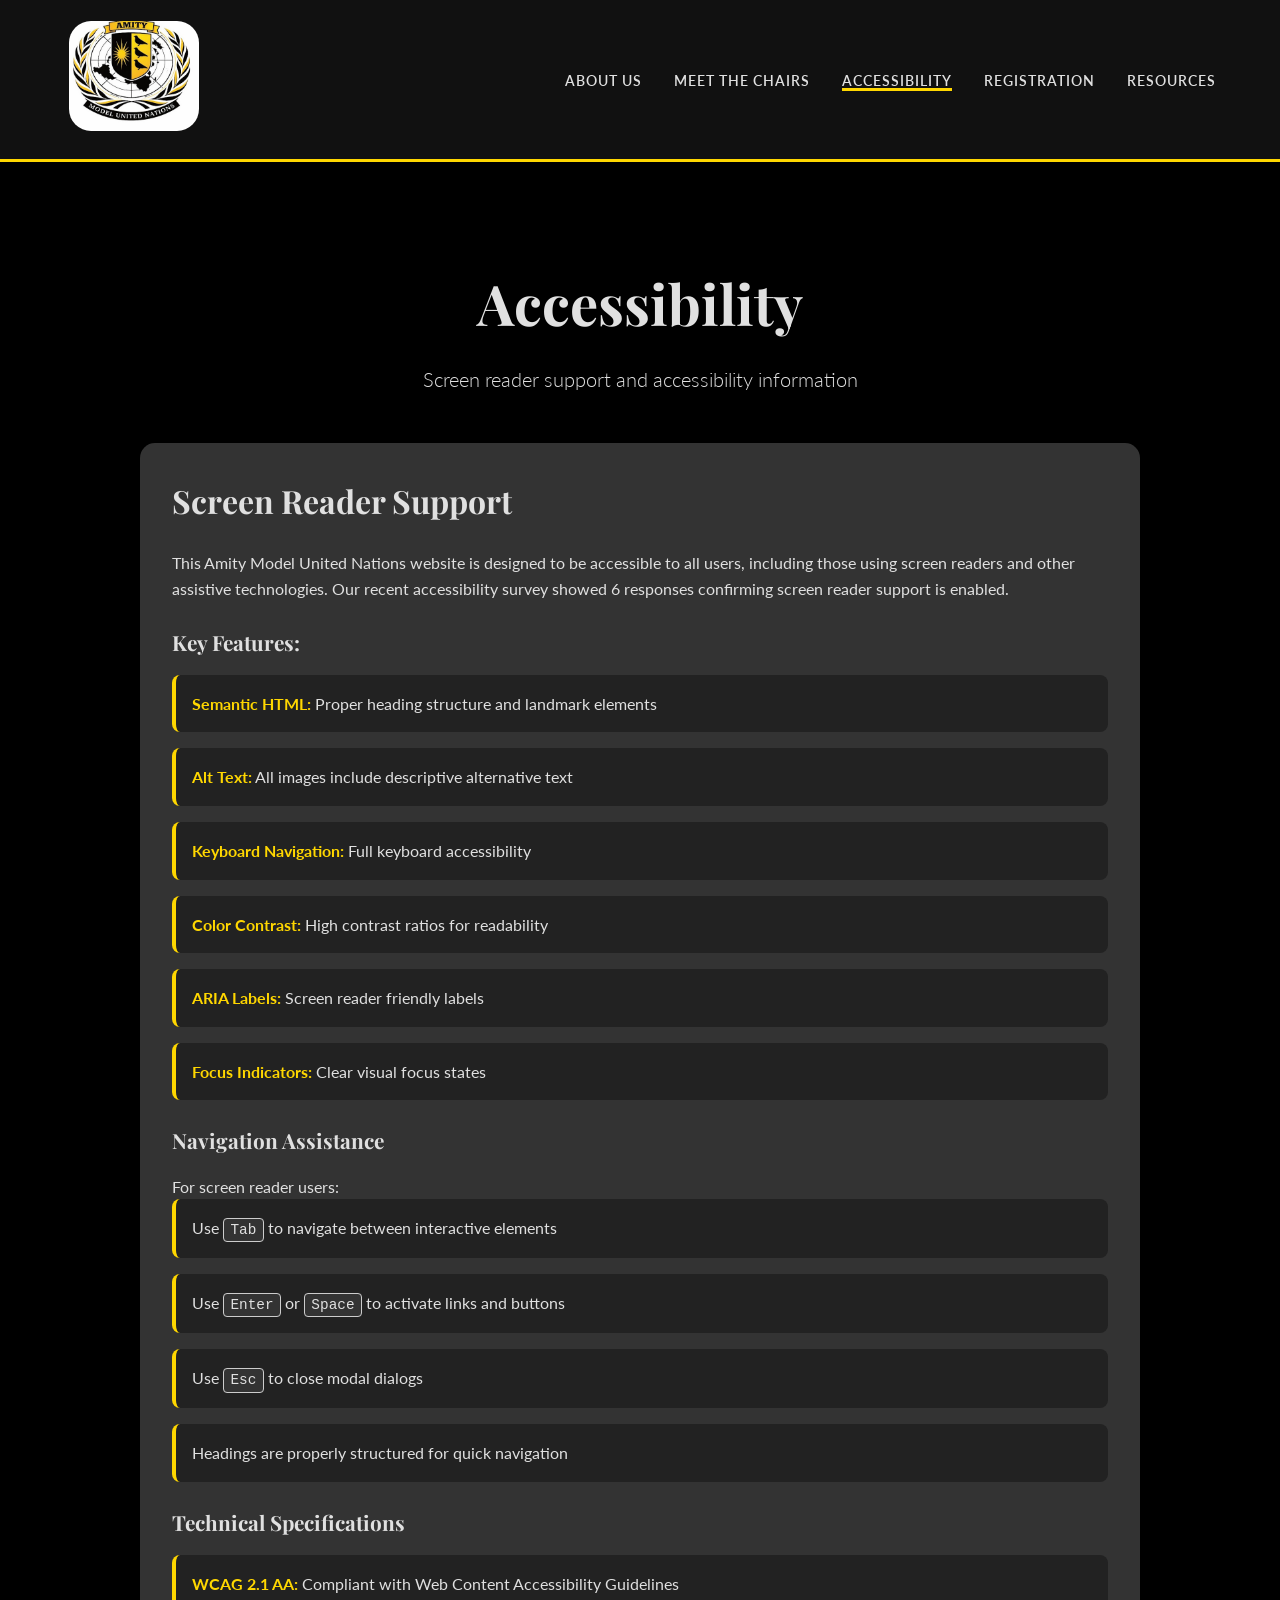
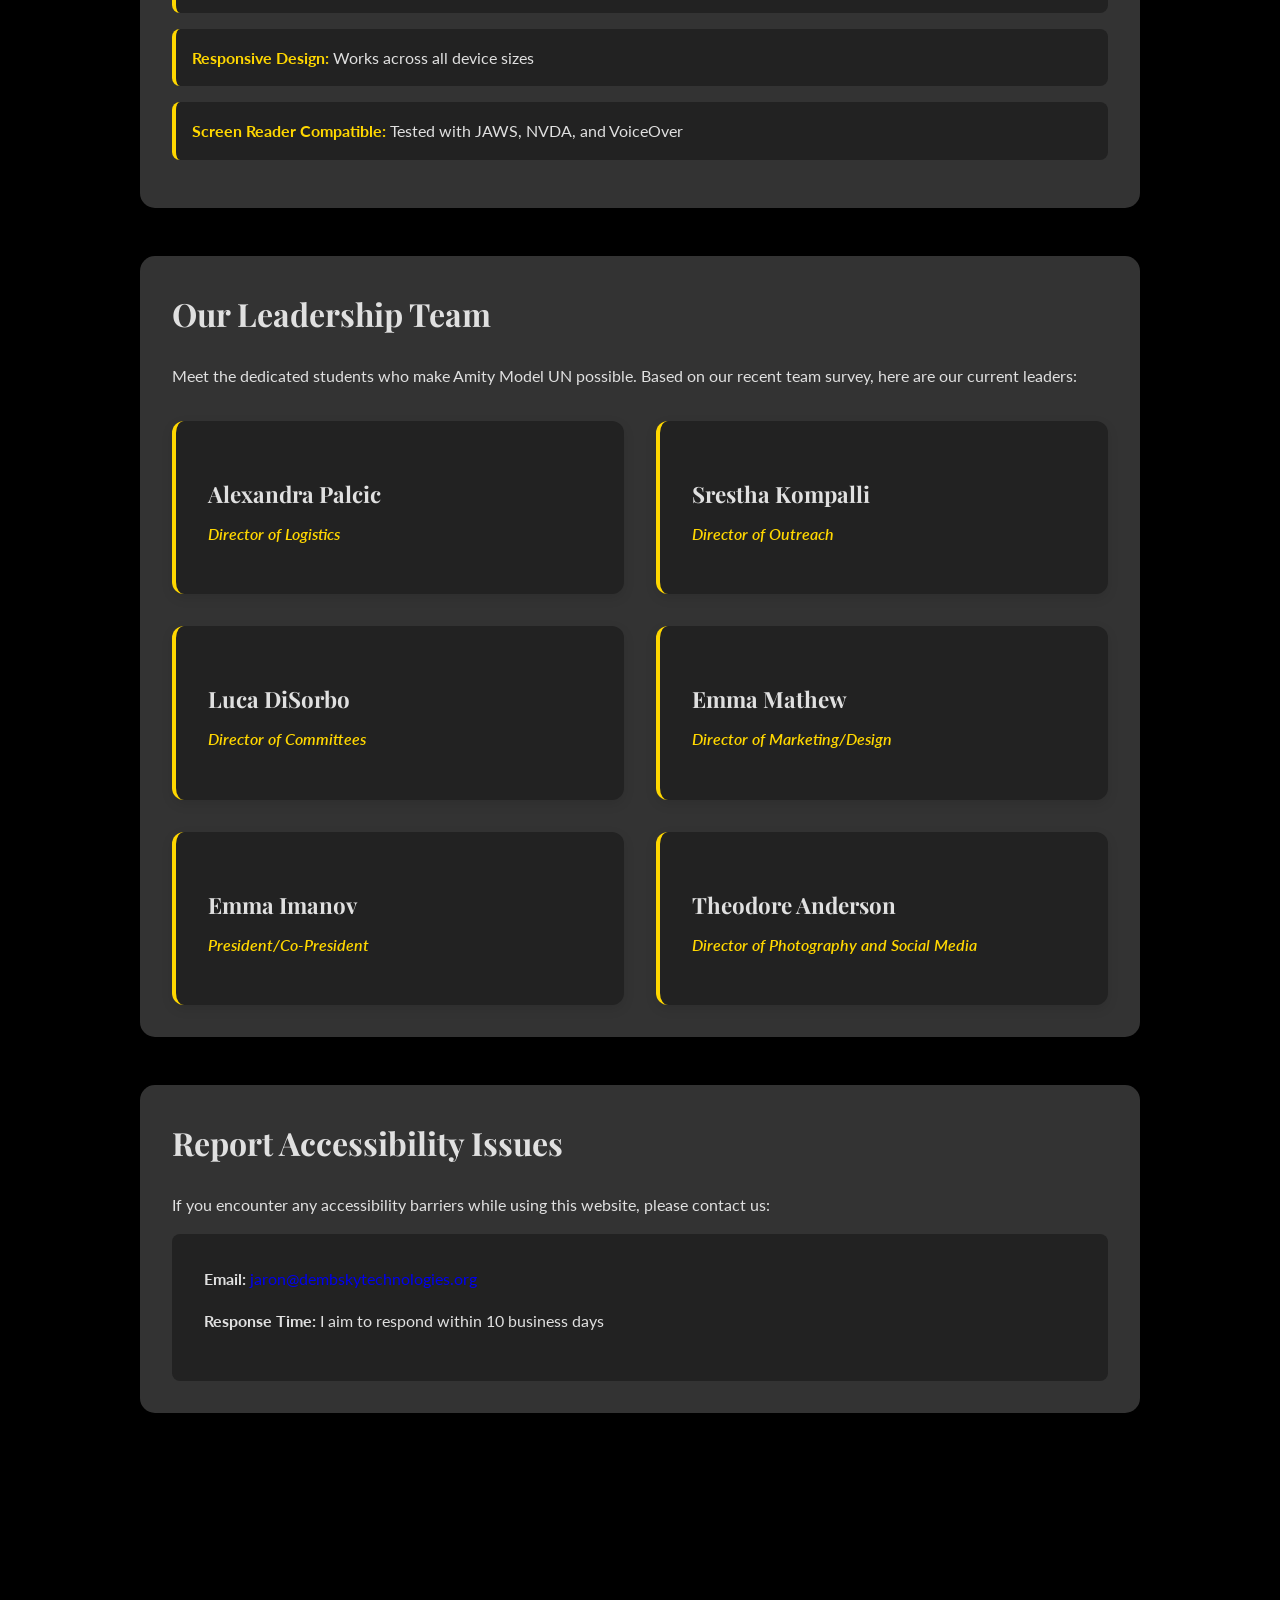
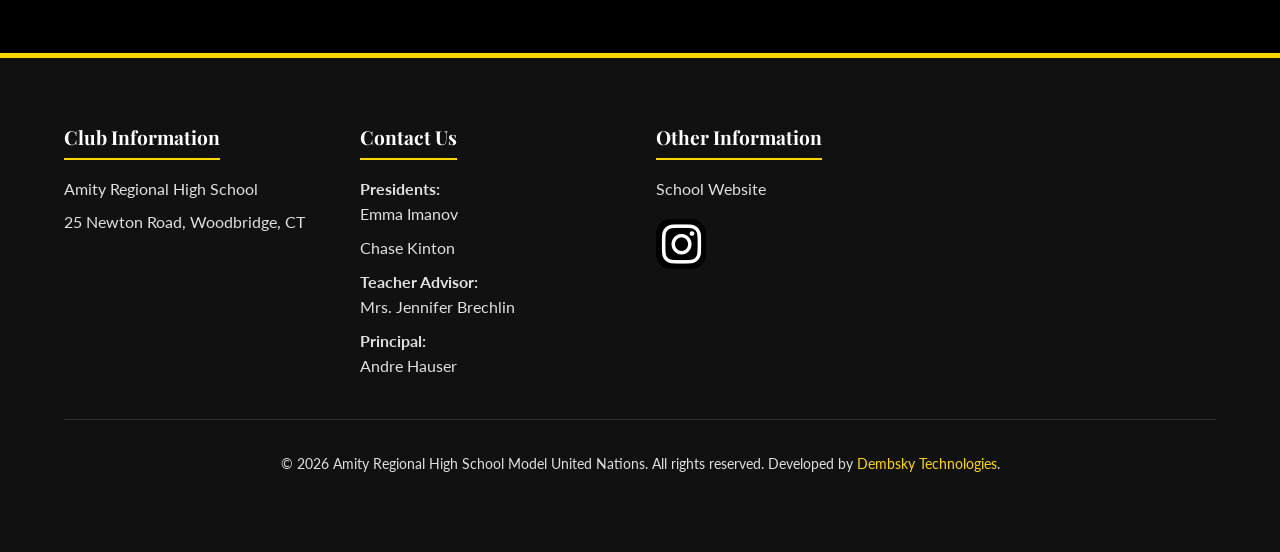
<file: accessibility.html>
<!DOCTYPE html>
<html lang="en">
<head>
    <meta charset="UTF-8">
    <meta name="viewport" content="width=device-width, initial-scale=1.0">
    <title>Accessibility | Amity Model United Nations</title>
    <link rel="stylesheet" href="styles.css">
    <link rel="icon" type="image/png" sizes="32x32" href="amityshield.png">
    <link rel="apple-touch-icon" href="amityshield.png">
    <link rel="shortcut icon" href="amityshield.png">
    <!-- Fonts -->
    <link href="https://fonts.googleapis.com/css2?family=Lato:wght@300;400;700&family=Playfair+Display:wght@400;700&display=swap" rel="stylesheet">
    <!-- Font Awesome for icons -->
    <link rel="stylesheet" href="https://cdnjs.cloudflare.com/ajax/libs/font-awesome/6.0.0/css/all.min.css">
</head>
<body>

    <!-- Header -->
    <header>
        <div class="logo">
            <a href="index.html"><img src="munlogo.jpg" alt="Amity MUN Logo"></a>
        </div>
        <nav>
            <ul>
                <li><a href="index.html">About Us</a></li>
                <li><a href="chairs.html">Meet the Chairs</a></li>
                <li><a href="#" class="active">Accessibility</a></li>
                <li><a href="registration.html">Registration</a></li>
                <li><a href="resources.html">Resources</a></li>
            </ul>
        </nav>
    </header>

    <main id="main">
        <!-- Page Title Section -->
        <section id="hero" class="fade-in">
            <h1 class="section-title">Accessibility</h1>
            <p class="section-subtitle">Screen reader support and accessibility information</p>
        </section>

        <!-- Accessibility Information -->
        <section id="accessibility-info" class="fade-in">
            <div class="accessibility-content">
                <h2>Screen Reader Support</h2>
                <p>This Amity Model United Nations website is designed to be accessible to all users, including those using screen readers and other assistive technologies. Our recent accessibility survey showed 6 responses confirming screen reader support is enabled.</p>
                
                <h3>Key Features:</h3>
                <ul class="accessibility-list">
                    <li><strong>Semantic HTML:</strong> Proper heading structure and landmark elements</li>
                    <li><strong>Alt Text:</strong> All images include descriptive alternative text</li>
                    <li><strong>Keyboard Navigation:</strong> Full keyboard accessibility</li>
                    <li><strong>Color Contrast:</strong> High contrast ratios for readability</li>
                    <li><strong>ARIA Labels:</strong> Screen reader friendly labels</li>
                    <li><strong>Focus Indicators:</strong> Clear visual focus states</li>
                </ul>

                <h3>Navigation Assistance</h3>
                <p>For screen reader users:</p>
                <ul class="accessibility-list">
                    <li>Use <kbd>Tab</kbd> to navigate between interactive elements</li>
                    <li>Use <kbd>Enter</kbd> or <kbd>Space</kbd> to activate links and buttons</li>
                    <li>Use <kbd>Esc</kbd> to close modal dialogs</li>
                    <li>Headings are properly structured for quick navigation</li>
                </ul>

                <h3>Technical Specifications</h3>
                <ul class="accessibility-list">
                    <li><strong>WCAG 2.1 AA:</strong> Compliant with Web Content Accessibility Guidelines</li>
                    <li><strong>Responsive Design:</strong> Works across all device sizes</li>
                    <li><strong>Screen Reader Compatible:</strong> Tested with JAWS, NVDA, and VoiceOver</li>
                </ul>
            </div>
        </section>

        <!-- Team Information -->
        <section id="team-info" class="fade-in">
            <div class="accessibility-content">
                <h2>Our Leadership Team</h2>
                <p>Meet the dedicated students who make Amity Model UN possible. Based on our recent team survey, here are our current leaders:</p>
                
                <div class="team-grid">
                    <!-- Alexandra Palcic -->
                    <div class="team-member">
                        <h3>Alexandra Palcic</h3>
                        <p class="role">Director of Logistics</p>
                    </div>

                    <!-- Srestha Kompalli -->
                    <div class="team-member">
                        <h3>Srestha Kompalli</h3>
                        <p class="role">Director of Outreach</p>
                    </div>

                    <!-- Luca DiSorbo -->
                    <div class="team-member">
                        <h3>Luca DiSorbo</h3>
                        <p class="role">Director of Committees</p>
                    </div>

                    <!-- Emma Mathew -->
                    <div class="team-member">
                        <h3>Emma Mathew</h3>
                        <p class="role">Director of Marketing/Design</p>
                    </div>

                    <!-- Emma Imanov -->
                    <div class="team-member">
                        <h3>Emma Imanov</h3>
                        <p class="role">President/Co-President</p>
                    </div>

                    <!-- Theodore Anderson -->
                    <div class="team-member">
                        <h3>Theodore Anderson</h3>
                        <p class="role">Director of Photography and Social Media</p>
                    </div>
                </div>
            </div>
        </section>

        <!-- Contact for Accessibility Issues -->
        <section id="accessibility-contact" class="fade-in">
            <div class="accessibility-content">
                <h2>Report Accessibility Issues</h2>
                <p>If you encounter any accessibility barriers while using this website, please contact us:</p>
                <div class="contact-info">
                    <p><strong>Email:</strong> <a href="mailto:jaron@dembskytechnologies.org">jaron@dembskytechnologies.org</a></p>
                    <p><strong>Response Time:</strong> I aim to respond within 10 business days</p>
                </div>
            </div>
        </section>
    </main>

    <!-- Footer -->
    <footer id="contact">
        <div class="footer-content fade-in">
            <!-- Col 1 -->
            <div class="footer-col">
                <h3>Club Information</h3>
                <p>Amity Regional High School</p>
                <p>25 Newton Road, Woodbridge, CT</p>
            </div>

            <!-- Col 2 -->
            <div class="footer-col">
                <h3>Contact Us</h3>
                <p><strong>Presidents:</strong><br>
                <a href="mailto:imanovem27@amityregion5.org">Emma Imanov</a> <a href="mailto:kintonch26@amityregion5.org">Chase Kinton</a></p>
                <p><strong>Teacher Advisor:</strong><br><a href="mailto:jennifer.brechlin@amityregion5.org">Mrs. Jennifer Brechlin</a></p>
                <p><strong>Principal:</strong><br><a href="mailto:Andre.Hauser@amityregion5.org">Andre Hauser</a></p>
            </div>

            <!-- Col 3 -->
            <div class="footer-col">
                <h3>Other Information</h3>
                <p><a href="https://www.amityregion5.org/arhs" target="_blank">School Website</a></p>
                <a href="#" class="social-icon"><i class="fab fa-instagram"></i></a>
            </div>

            <!-- Map -->
            <div class="footer-col map-container">
                <!-- Google Map Embed for Amity Regional High School -->
                <iframe src="https://www.google.com/maps/embed?pb=!1m18!1m12!1m3!1d2999.9546615169756!2d-73.01030396705805!3d41.357556048993295!2m3!1f0!2f0!3f0!3m2!1i1024!2i768!4f13.1!3m3!1m2!1s0x89e7dea7873da8b1%3A0xd7caf284167ca6fb!2sAmity%20Regional%20High%20School!5e0!3m2!1sen!2sil!4v1771448013232!5m2!1sen!2sil" width="600" height="450" style="border:0;" allowfullscreen="" loading="lazy" referrerpolicy="no-referrer-when-downgrade"></iframe>
            </div>
        </div>
        <div class="copyright-footer">
            <p>&copy; 2026 Amity Regional High School Model United Nations. All rights reserved. Developed by <a href="https://dembsky.tech">Dembsky Technologies</a>.</p>
        </div>
    </footer>

    <script src="script.js"></script>
</body>
</html>
</file>
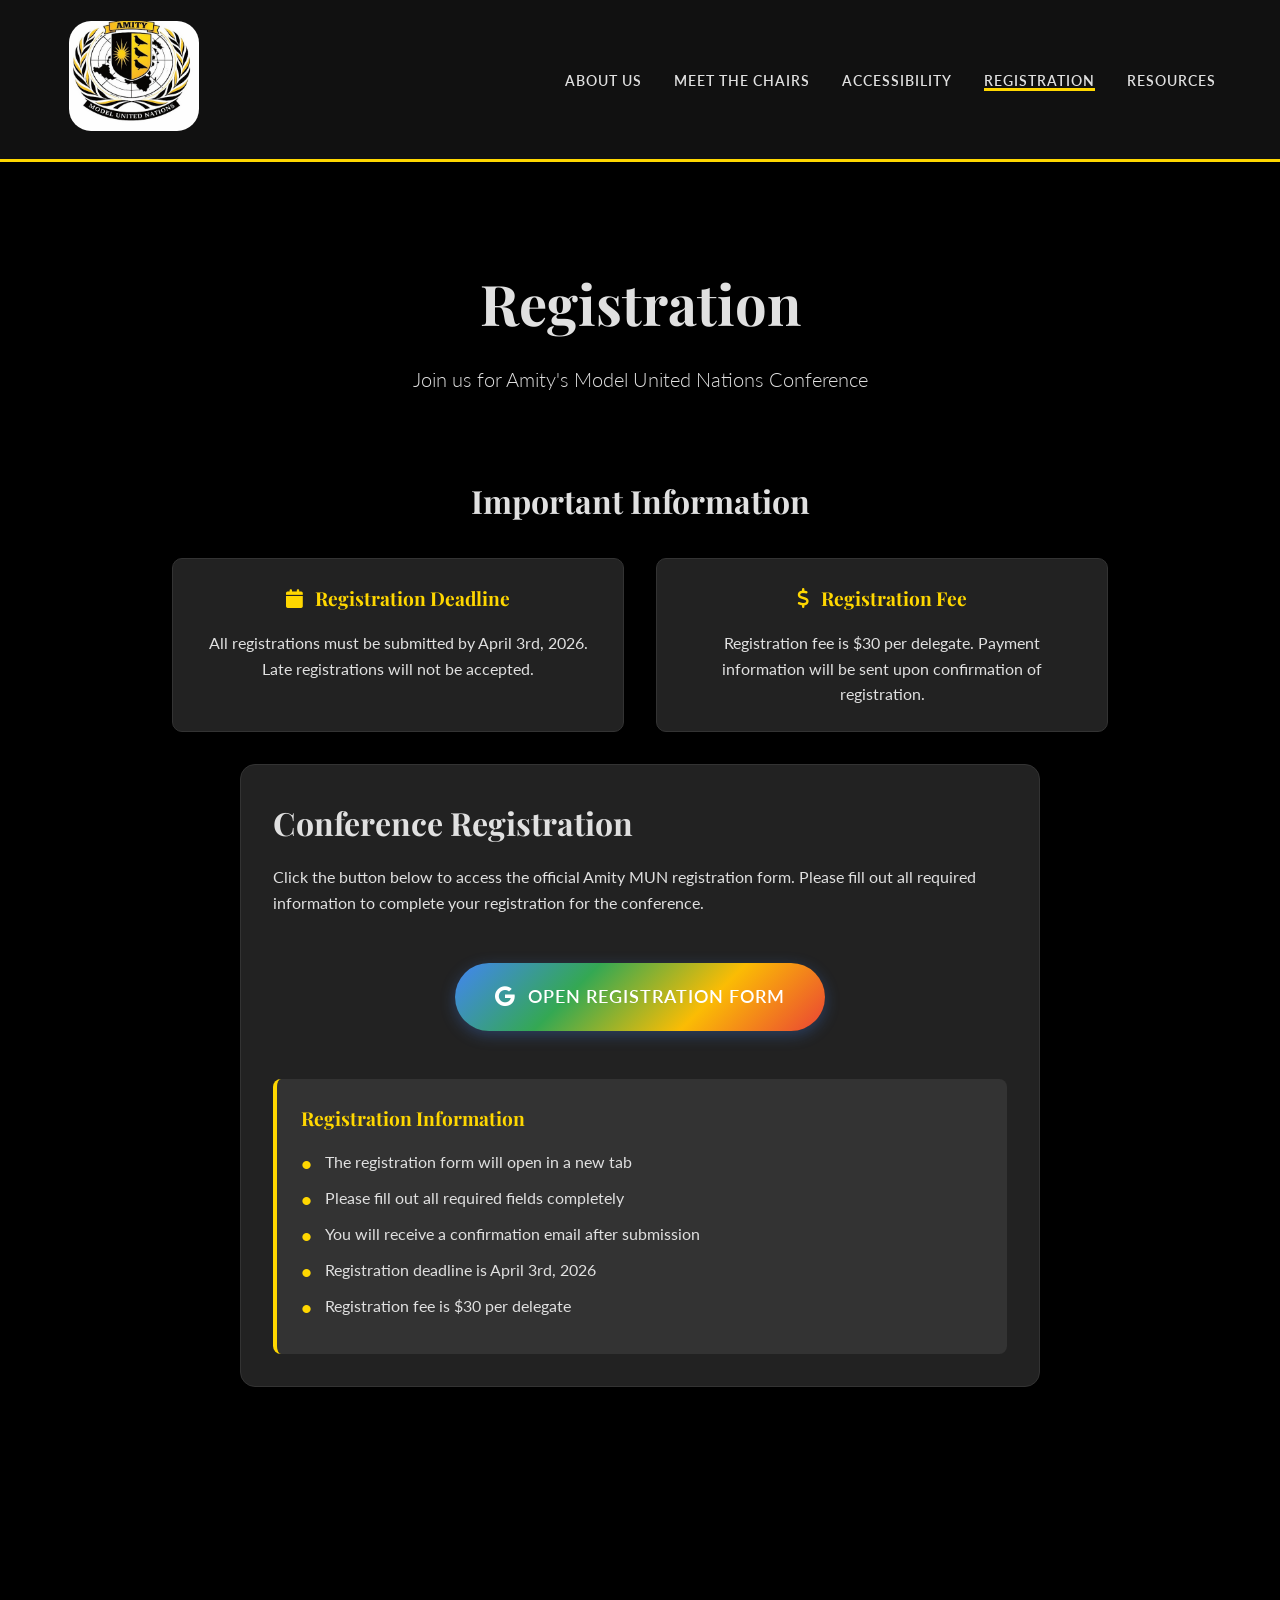
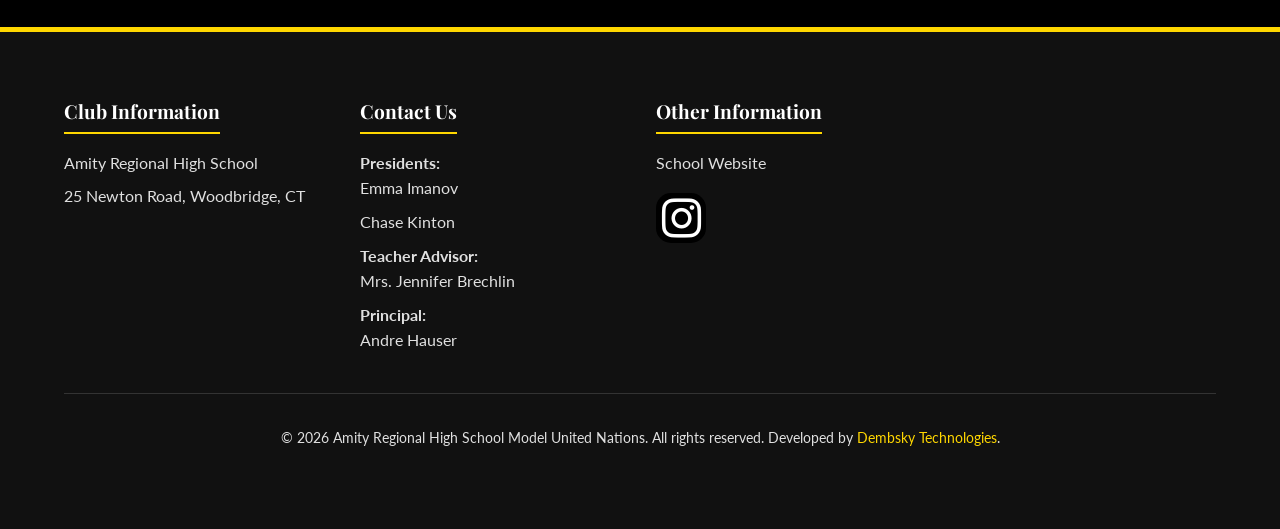
<file: registration.html>
<!DOCTYPE html>
<html lang="en">
<head>
    <meta charset="UTF-8">
    <meta name="viewport" content="width=device-width, initial-scale=1.0">
    <title>Registration | Amity Model United Nations</title>
    <link rel="stylesheet" href="styles.css">
    <link rel="icon" type="image/png" sizes="32x32" href="amityshield.png">
    <link rel="apple-touch-icon" href="amityshield.png">
    <link rel="shortcut icon" href="amityshield.png">
    <!-- Fonts -->
    <link href="https://fonts.googleapis.com/css2?family=Lato:wght@300;400;700&family=Playfair+Display:wght@400;700&display=swap" rel="stylesheet">
    <!-- Font Awesome for icons -->
    <link rel="stylesheet" href="https://cdnjs.cloudflare.com/ajax/libs/font-awesome/6.0.0/css/all.min.css">
</head>
<body>
    <!-- Header -->
    <header>
        <div class="logo">
            <a href="index.html"><img src="munlogo.jpg" alt="Amity MUN Logo"></a>
        </div>
        <nav>
            <ul>
                <li><a href="index.html">About Us</a></li>
                <li><a href="index.html#directors">Meet the Chairs</a></li>
                <li><a href="accessibility.html">Accessibility</a></li>
                <li><a href="#" class="active">Registration</a></li>
                <li><a href="resources.html">Resources</a></li>
            </ul>
        </nav>
    </header>

    <main id="main">
        <!-- Registration Hero -->
        <section id="registration-hero" class="fade-in">
            <h1 class="section-title">Registration</h1>
            <p class="section-subtitle">Join us for Amity's Model United Nations Conference</p>
        </section>

        <!-- Important Information -->
        <section id="registration-info" class="fade-in">
            <div class="info-container">
                <h2>Important Information</h2>
                <div class="info-grid">
                    <div class="info-card">
                        <h3><i class="fas fa-calendar"></i> Registration Deadline</h3>
                        <p>All registrations must be submitted by April 3rd, 2026. Late registrations will not be accepted.</p>
                    </div>
                    <div class="info-card">
                        <h3><i class="fas fa-dollar-sign"></i> Registration Fee</h3>
                        <p>Registration fee is $30 per delegate. Payment information will be sent upon confirmation of registration.</p>
                    </div>
                </div>
            </div>
        </section>

        <!-- Registration Form -->
        <section id="registration-form" class="fade-in">
            <div class="registration-container">
                <h2>Conference Registration</h2>
                <p>Click the button below to access the official Amity MUN registration form. Please fill out all required information to complete your registration for the conference.</p>
                
                <div class="form-button-container">
                    <a href="https://forms.gle/PeBp1BrVUupqM7MUA" target="_blank" class="google-form-btn">
                        <i class="fab fa-google"></i>
                        Open Registration Form
                    </a>
                </div>
                
                <div class="form-info">
                    <h3>Registration Information</h3>
                    <ul>
                        <li>The registration form will open in a new tab</li>
                        <li>Please fill out all required fields completely</li>
                        <li>You will receive a confirmation email after submission</li>
                        <li>Registration deadline is April 3rd, 2026</li>
                        <li>Registration fee is $30 per delegate</li>
                    </ul>
                </div>
            </div>
        </section>
    </main>

    <!-- Footer -->
    <footer>
        <div class="footer-content fade-in">
            <!-- Col 1 -->
            <div class="footer-col">
                <h3>Club Information</h3>
                <p>Amity Regional High School</p>
                <p>25 Newton Road, Woodbridge, CT</p>
            </div>

            <!-- Col 2 -->
            <div class="footer-col">
                <h3>Contact Us</h3>
                <p><strong>Presidents:</strong><br>
                <a href="mailto:imanovem27@amityregion5.org">Emma Imanov</a> <a href="mailto:kintonch26@amityregion5.org">Chase Kinton</a></p>
                <p><strong>Teacher Advisor:</strong><br><a href="mailto:jennifer.brechlin@amityregion5.org">Mrs. Jennifer Brechlin</a></p>
                <p><strong>Principal:</strong><br><a href="mailto:Andre.Hauser@amityregion5.org">Andre Hauser</a></p>
            </div>

            <!-- Col 3 -->
            <div class="footer-col">
                <h3>Other Information</h3>
                <p><a href="https://www.amityregion5.org/arhs" target="_blank">School Website</a></p>
                <a href="#" class="social-icon"><i class="fab fa-instagram"></i></a>
            </div>

            <!-- Map -->
            <div class="footer-col map-container">
                <!-- Google Map Embed for Amity Regional High School -->
                <iframe src="https://www.google.com/maps/embed?pb=!1m18!1m12!1m3!1d2999.9546615169756!2d-73.01030396705805!3d41.357556048993295!2m3!1f0!2f0!3f0!3m2!1i1024!2i768!4f13.1!3m3!1m2!1s0x89e7dea7873da8b1%3A0xd7caf284167ca6fb!2sAmity%20Regional%20High%20School!5e0!3m2!1sen!2sil!4v1771448013232!5m2!1sen!2sil" width="600" height="450" style="border:0;" allowfullscreen="" loading="lazy" referrerpolicy="no-referrer-when-downgrade"></iframe>
            </div>
        </div>
        <div class="copyright-footer">
            <p>&copy; 2026 Amity Regional High School Model United Nations. All rights reserved. Developed by <a href="https://dembsky.tech">Dembsky Technologies</a>.</p>
        </div>
    </footer>

    <script src="script.js"></script>
</body>
</html>
</file>
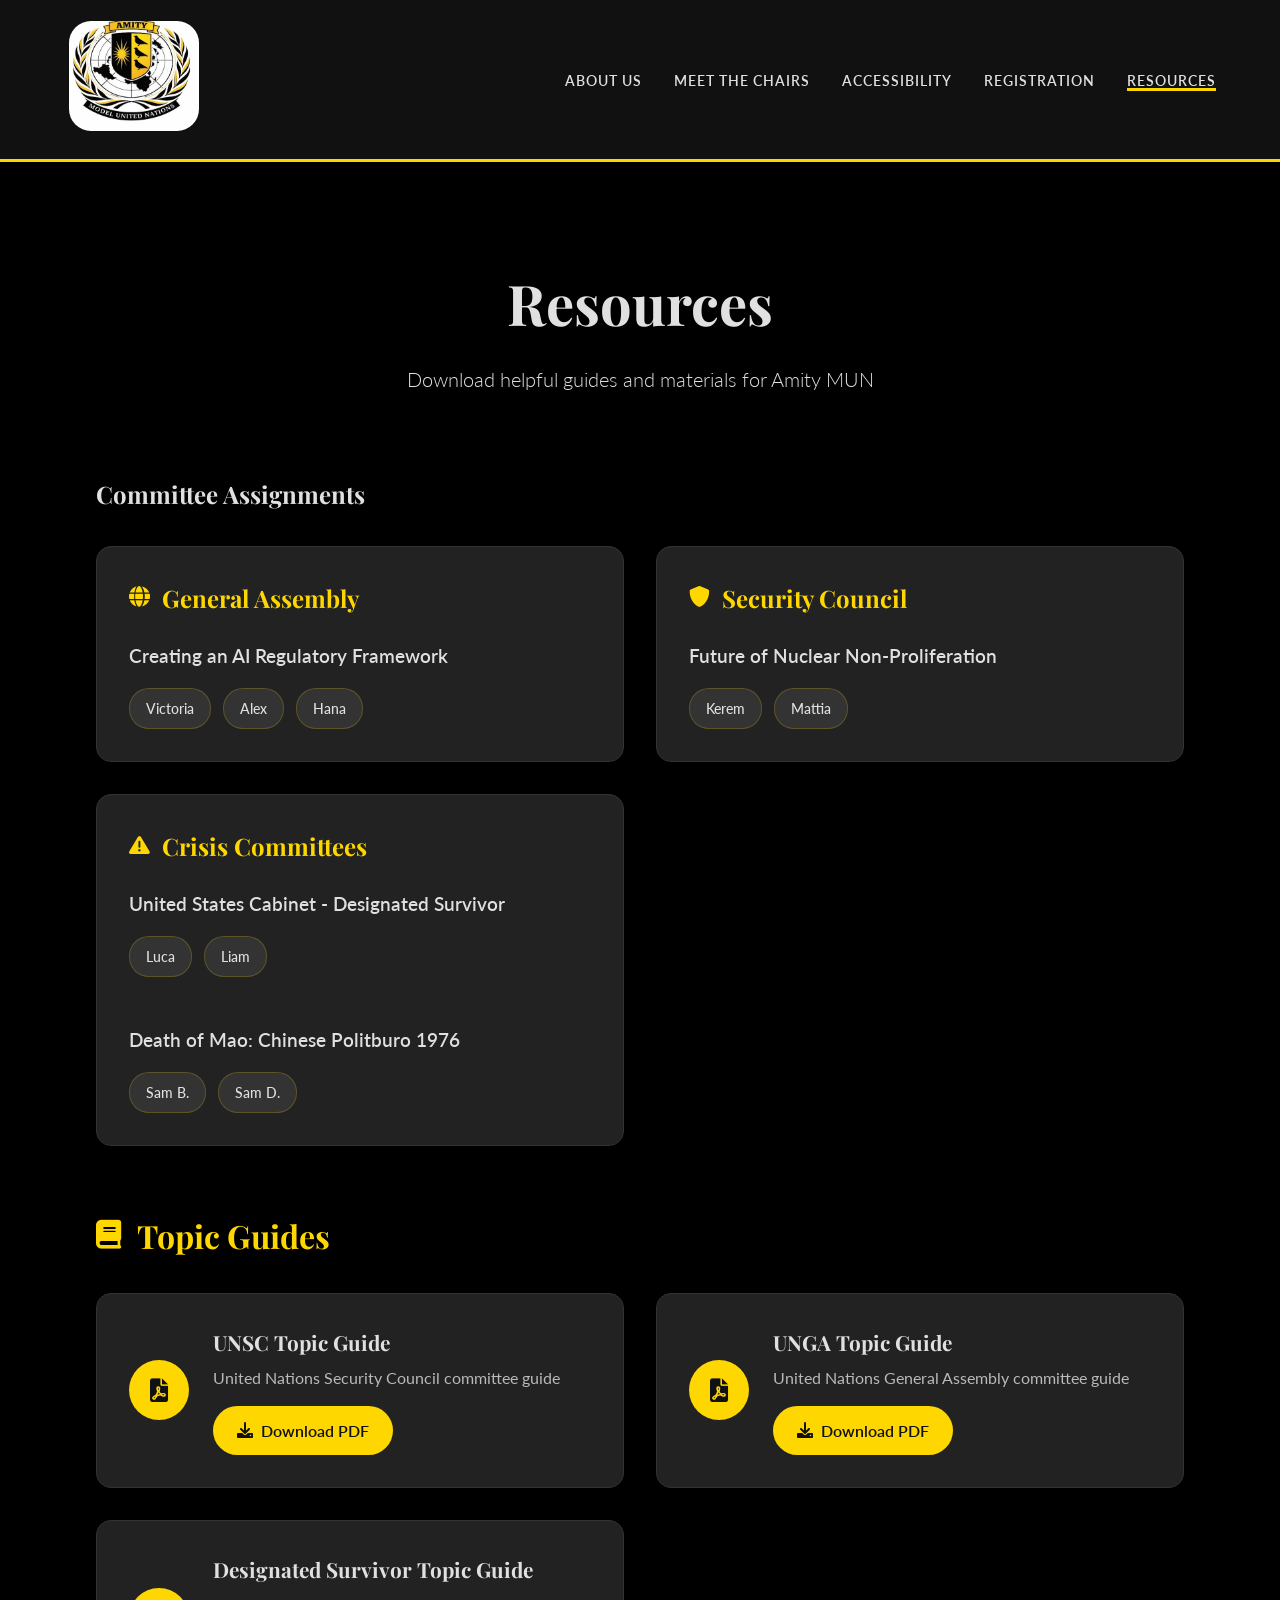
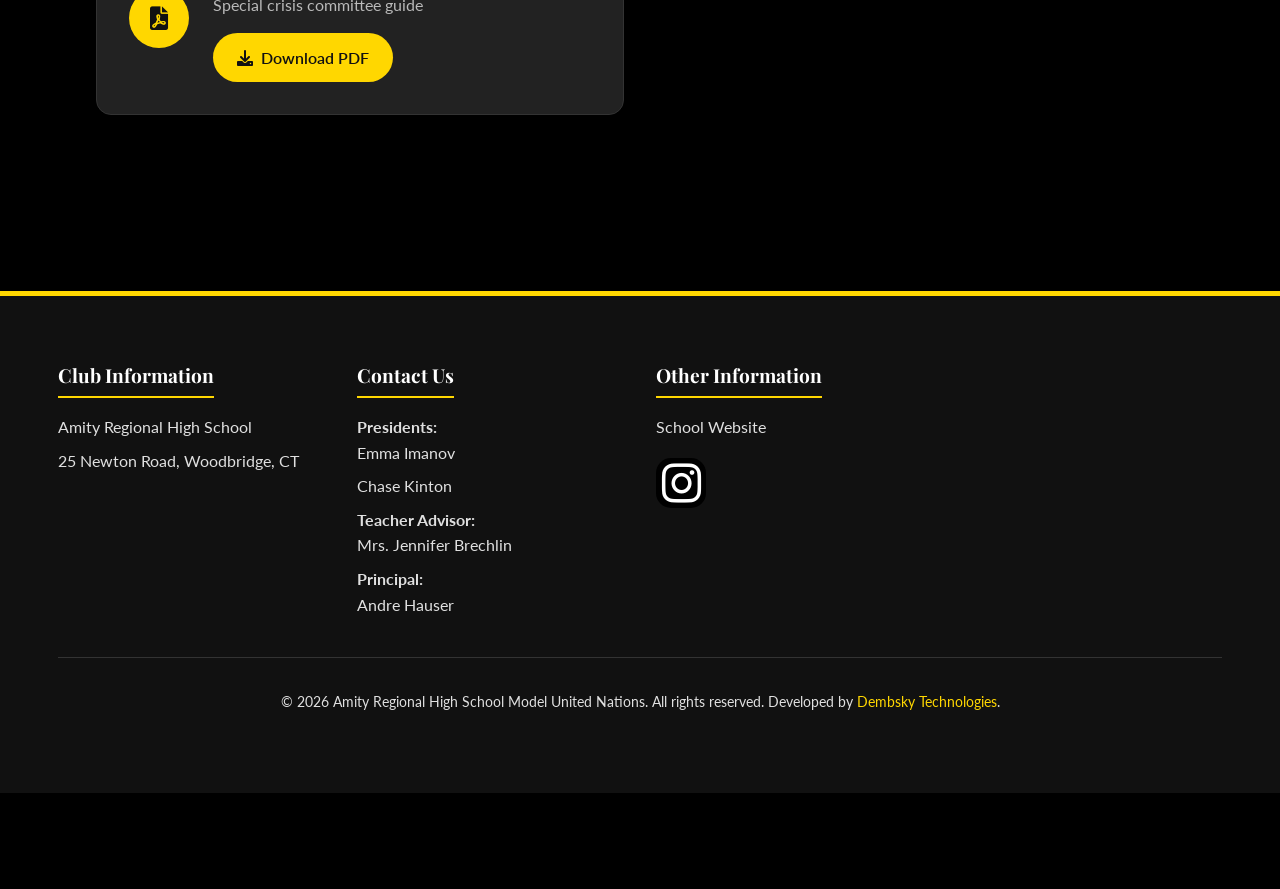
<file: resources.html>
<!DOCTYPE html>
<html lang="en">
<head>
    <meta charset="UTF-8">
    <meta name="viewport" content="width=device-width, initial-scale=1.0">
    <title>Resources | Amity Model United Nations</title>
    <link rel="stylesheet" href="styles.css">
    <link rel="icon" type="image/png" sizes="32x32" href="amityshield.png">
    <link rel="apple-touch-icon" href="amityshield.png">
    <link rel="shortcut icon" href="amityshield.png">
    <!-- Fonts -->
    <link href="https://fonts.googleapis.com/css2?family=Lato:wght@300;400;700&family=Playfair+Display:wght@400;700&display=swap" rel="stylesheet">
    <!-- Font Awesome for icons -->
    <link rel="stylesheet" href="https://cdnjs.cloudflare.com/ajax/libs/font-awesome/6.0.0/css/all.min.css">
</head>
<body>
    <!-- Header -->
    <header>
        <div class="logo">
            <a href="index.html"><img src="munlogo.jpg" alt="Amity MUN Logo"></a>
        </div>
        <nav>
            <ul>
                <li><a href="index.html">About Us</a></li>
                <li><a href="index.html#directors">Meet the Chairs</a></li>
                <li><a href="accessibility.html">Accessibility</a></li>
                <li><a href="registration.html">Registration</a></li>
                <li><a href="#" class="active">Resources</a></li>
            </ul>
        </nav>
    </header>

    <main id="main">
        <!-- Resources Hero -->
        <section id="resources-hero" class="fade-in">
            <h1 class="section-title">Resources</h1>
            <p class="section-subtitle">Download helpful guides and materials for Amity MUN</p>
        </section>

        <!-- Committee Information -->
        <section id="committee-info" class="fade-in">
            <div class="committee-info-container">
                <h2>Committee Assignments</h2>
                <div class="committee-grid">
                    <div class="committee-category">
                        <h3><i class="fas fa-globe"></i> General Assembly</h3>
                        <div class="committee-details">
                            <h4>Creating an AI Regulatory Framework</h4>
                            <div class="delegates">
                                <span class="delegate-name">Victoria</span>
                                <span class="delegate-name">Alex</span>
                                <span class="delegate-name">Hana</span>
                            </div>
                        </div>
                    </div>
                    
                    <div class="committee-category">
                        <h3><i class="fas fa-shield-alt"></i> Security Council</h3>
                        <div class="committee-details">
                            <h4>Future of Nuclear Non-Proliferation</h4>
                            <div class="delegates">
                                <span class="delegate-name">Kerem</span>
                                <span class="delegate-name">Mattia</span>
                            </div>
                        </div>
                    </div>
                    
                    <div class="committee-category">
                        <h3><i class="fas fa-exclamation-triangle"></i> Crisis Committees</h3>
                        <div class="crisis-committees">
                            <div class="committee-details">
                                <h4>United States Cabinet - Designated Survivor</h4>
                                <div class="delegates">
                                    <span class="delegate-name">Luca</span>
                                    <span class="delegate-name">Liam</span>
                                </div>
                            </div>
                            <div class="committee-details">
                                <h4>Death of Mao: Chinese Politburo 1976</h4>
                                <div class="delegates">
                                    <span class="delegate-name">Sam B.</span>
                                    <span class="delegate-name">Sam D.</span>
                                </div>
                            </div>
                        </div>
                    </div>
                </div>
            </div>
        </section>

        <!-- Resource Categories -->
        <section id="resource-categories" class="fade-in">
            <div class="resources-container">
                <!-- Topic Guides -->
                <div class="resource-category">
                    <h2><i class="fas fa-book"></i> Topic Guides</h2>
                    <div class="resource-grid">
                        <div class="resource-item">
                            <div class="resource-icon">
                                <i class="fas fa-file-pdf"></i>
                            </div>
                            <div class="resource-info">
                                <h3>UNSC Topic Guide</h3>
                                <p>United Nations Security Council committee guide</p>
                                <a href="Topic Guide- UNSC.pdf" class="download-btn" download>
                                    <i class="fas fa-download"></i> Download PDF
                                </a>
                            </div>
                        </div>
                        <div class="resource-item">
                            <div class="resource-icon">
                                <i class="fas fa-file-pdf"></i>
                            </div>
                            <div class="resource-info">
                                <h3>UNGA Topic Guide</h3>
                                <p>United Nations General Assembly committee guide</p>
                                <a href="Topic Guide- UNGA.pdf" class="download-btn" download>
                                    <i class="fas fa-download"></i> Download PDF
                                </a>
                            </div>
                        </div>
                        <div class="resource-item">
                            <div class="resource-icon">
                                <i class="fas fa-file-pdf"></i>
                            </div>
                            <div class="resource-info">
                                <h3>Designated Survivor Topic Guide</h3>
                                <p>Special crisis committee guide</p>
                                <a href="Topic Guide- Designated Survivor.pdf" class="download-btn" download>
                                    <i class="fas fa-download"></i> Download PDF
                                </a>
                            </div>
                        </div>
                    </div>
                </div>
            </div>
        </section>

    <!-- Footer -->
    <footer style="width: 100vw !important; max-width: 100vw !important; position: relative !important; left: 50% !important; transform: translateX(-50%) !important; background-color: #111111 !important; border-top: 5px solid #FFD700 !important; padding: 4rem 5% !important; margin: 6rem 0 0 0 !important; box-sizing: border-box !important;">
        <div class="footer-content fade-in">
            <!-- Col 1 -->
            <div class="footer-col">
                <h3>Club Information</h3>
                <p>Amity Regional High School</p>
                <p>25 Newton Road, Woodbridge, CT</p>
            </div>

            <!-- Col 2 -->
            <div class="footer-col">
                <h3>Contact Us</h3>
                <p><strong>Presidents:</strong><br>
                <a href="mailto:imanovem27@amityregion5.org">Emma Imanov</a> <a href="mailto:kintonch26@amityregion5.org">Chase Kinton</a></p>
                <p><strong>Teacher Advisor:</strong><br><a href="mailto:jennifer.brechlin@amityregion5.org">Mrs. Jennifer Brechlin</a></p>
                <p><strong>Principal:</strong><br><a href="mailto:Andre.Hauser@amityregion5.org">Andre Hauser</a></p>
            </div>

            <!-- Col 3 -->
            <div class="footer-col">
                <h3>Other Information</h3>
                <p><a href="https://www.amityregion5.org/arhs" target="_blank">School Website</a></p>
                <a href="#" class="social-icon"><i class="fab fa-instagram"></i></a>
            </div>

            <!-- Map -->
            <div class="footer-col map-container">
                <!-- Google Map Embed for Amity Regional High School -->
                <iframe src="https://www.google.com/maps/embed?pb=!1m18!1m12!1m3!1d2999.9546615169756!2d-73.01030396705805!3d41.357556048993295!2m3!1f0!2f0!3f0!3m2!1i1024!2i768!4f13.1!3m3!1m2!1s0x89e7dea7873da8b1%3A0xd7caf284167ca6fb!2sAmity%20Regional%20High%20School!5e0!3m2!1sen!2sil!4v1771448013232!5m2!1sen!2sil" width="600" height="450" style="border:0;" allowfullscreen="" loading="lazy" referrerpolicy="no-referrer-when-downgrade"></iframe>
            </div>
        </div>
        <div class="copyright-footer">
            <p>&copy; 2026 Amity Regional High School Model United Nations. All rights reserved. Developed by <a href="https://dembsky.tech">Dembsky Technologies</a>.</p>
        </div>
    </footer>

    <script src="script.js"></script>
</body>
</html>
</file>
<file: styles.css>
/* --- CSS VARIABLES & RESET --- */
:root {
    --primary-color: #000000;
    --text-color: #e0e0e0;
    --accent-yellow: #FFD700;
    --accent-hover: #FFA500;
    --gray-light: #333333;
    --gray-medium: #222222;
    --gray-dark: #111111;
    --background-light: #000000;
    --font-heading: 'Playfair Display', serif;
    --font-body: 'Lato', sans-serif;
}

* {
    margin: 0;
    padding: 0;
    box-sizing: border-box;
}

body {
    font-family: var(--font-body);
    background-color: #000000;
    color: var(--text-color);
    line-height: 1.6;
    overflow-x: hidden;
    width: 100%;
    min-width: 100%;
}

a { text-decoration: none; transition: 0.3s; }
ul { list-style: none; }

/* --- TYPOGRAPHY --- */
h1, h2, h3 {
    font-family: var(--font-heading);
    font-weight: 700;
    color: var(--text-color);
}

.section-title {
    font-size: 3.5rem;
    text-align: center;
    margin-bottom: 1rem;
    color: var(--text-color);
}

.section-subtitle {
    text-align: center;
    font-size: 1.25rem;
    margin-bottom: 3rem;
    color: var(--text-color);
    font-weight: 300;
}

/* --- ANIMATIONS --- */
.fade-in {
    opacity: 0;
    transform: translateY(50px);
    transition: opacity 1.2s ease-out, transform 1.2s ease-out;
}

.fade-in.visible {
    opacity: 1;
    transform: translateY(0);
}

/* --- HEADER --- */
header {
    padding: 1rem 5%;
    display: flex;
    justify-content: space-between;
    align-items: center;
    background: var(--gray-dark);
    position: sticky;
    top: 0;
    z-index: 1000;
    border-bottom: 3px solid var(--accent-yellow);
}

nav {
    z-index: 1001;
}

.logo img {
    height: 120px !important;
    width: 140px !important;
    object-fit: cover;
    border-radius: 27px;
    padding: 5px;
}

nav ul {
    display: flex;
    gap: 2rem;
    margin-left: auto;
}

nav a {
    font-weight: 600;
    text-transform: uppercase;
    font-size: 0.9rem;
    letter-spacing: 1px;
    text-decoration: none;
    text-decoration-color: transparent;
    color: var(--text-color);
    line-height: 1.4;
    pointer-events: auto;
    cursor: pointer;
}

nav a:hover {
    color: var(--text-color);
    text-decoration: underline;
    text-decoration-thickness: 3px;
    text-decoration-color: var(--accent-yellow);
}

/* --- MAIN CONTENT --- */
main {
    padding: 6rem 5%;
    width: 100%;
    overflow: visible;
}

/* Full Width Team Photo */
.hero-image-container {
    width: 100%;
    height: 60vh;
    overflow: hidden;
    margin-bottom: 6rem;
    border-radius: 8px;
    position: relative;
}

.hero-image-container img {
    width: 100%;
    height: 100%;
    object-fit: cover;
    object-position: center center bottom;
}

/* Grid Layouts */
.grid-container {
    display: grid;
    gap: 3rem;
    max-width: 1200px;
    margin: 0 auto 6rem auto;
}

.grid-2 { grid-template-columns: repeat(auto-fit, minmax(500px, 1fr)); }
.grid-3 { grid-template-columns: repeat(auto-fit, minmax(500px, 1fr)); }
.grid-4 { grid-template-columns: repeat(auto-fit, minmax(500px, 1fr)); }

/* Profile Card */
.card {
    background-color: var(--gray-medium);
    border-radius: 15px;
    overflow: hidden;
    box-shadow: 0 5px 15px rgba(255,255,255,0.1);
    border: 1px solid var(--gray-light);
    transition: transform 0.3s ease;
    height: 400px; /* Fixed height for uniformity */
    position: relative;
}

.card img {
    width: 100%;
    height: 100%;
    object-fit: cover;
    border-radius: 12px;
}

.card:hover {
    transform: translateY(-5px);
}

.card-overlay {
    position: absolute;
    bottom: 0;
    left: 0;
    width: 100%;
    background: linear-gradient(to top, rgba(0,0,0,0.8), transparent);
    padding: 2rem 1rem 1rem 1rem;
    text-align: center;
}

.card-role {
    color: var(--accent-yellow);
    font-weight: 700;
    text-transform: uppercase;
    font-size: 0.8rem;
    letter-spacing: 2px;
    margin-bottom: 0.25rem;
}

.card-name {
    color: white;
    font-size: 1.5rem;
    font-family: var(--font-heading);
}

.card-bio {
    color: var(--text-color);
    font-size: 0.9rem;
    line-height: 1.4;
    margin-top: 0.5rem;
    padding: 0.5rem;
    background: rgba(0,0,0,0.7);
    border-radius: 8px;
    opacity: 0;
    transform: translateY(20px);
    transition: all 0.6s ease-out;
}

.card-bio.show {
    opacity: 1;
    transform: translateY(0);
}

.card.bio-active img {
    filter: blur(8px);
    transition: filter 0.6s ease-out;
}

/* Active navigation state */
nav a.active {
    color: var(--text-color);
    text-decoration: underline;
    text-decoration-thickness: 3px;
    text-decoration-color: var(--accent-yellow);
}

/* Department Directors Section (Group Photo Style) */
.directors-showcase {
    text-align: center;
    margin-bottom: 6rem;
}

.directors-img-wrapper {
    max-width: 1000px;
    margin: 0 auto;
    overflow: hidden;
    border-bottom: 5px solid var(--accent-yellow);
}

.directors-img-wrapper img {
    width: 100%;
    display: block;
}

/* --- FOOTER --- */
footer {
    background-color: var(--gray-dark) !important;
    border-top: 5px solid var(--accent-yellow) !important;
    padding: 4rem 5% !important;
    margin-top: 6rem !important;
    width: 100vw !important;
    max-width: 100vw !important;
    position: relative !important;
    left: 50% !important;
    transform: translateX(-50%) !important;
    box-sizing: border-box !important;
}

.footer-content {
    display: grid;
    grid-template-columns: repeat(auto-fit, minmax(250px, 1fr));
    gap: 2rem;
    max-width: 1400px;
    margin: 0 auto;
}

.footer-col h3 {
    margin-bottom: 1rem;
    font-size: 1.2rem;
    border-bottom: 2px solid var(--accent-yellow);
    display: inline-block;
    padding-bottom: 5px;
    color: #fff;
}

.footer-col p {
    margin-bottom: 0.5rem;
    display: block;
    color: var(--text-color);
}

.footer-col a {
    margin-bottom: 0.5rem;
    display: block;
    color: var(--text-color);
}

.footer-col a:hover {
    color: var(--text-color);
    text-decoration: underline;
    text-decoration-color: var(--accent-yellow);
}

.footer-col .social-icon {
    display: inline-block;
    width: 50px;
    height: 50px;
    background: #000;
    color: white !important;
    text-align: center;
    line-height: 50px;
    border-radius: 15px;
    margin-top: 10px;
    font-weight: bold;
    transition: color 0.3s ease;
    font-size: 2.8rem;
}

.footer-col .social-icon:hover {
    color: var(--accent-yellow) !important;
}

.map-container iframe {
    width: 100%;
    height: 250px;
    border: 0;
    border-radius: 8px;
}

.copyright-footer {
    text-align: center;
    padding: 2rem 0 1rem 0;
    border-top: 1px solid var(--gray-light);
    background: var(--gray-dark);
    margin-top: 2rem;
}

.copyright-footer p {
    color: var(--text-color);
    font-size: 0.9rem;
}

.copyright-footer a {
    color: var(--accent-yellow);
    text-decoration: none;
}

.copyright-footer a:hover {
    text-decoration: underline;
    text-decoration-color: var(--accent-yellow);
    text-decoration-thickness: 1px;
}

/* Responsive */
@media (max-width: 768px) {
    header { flex-direction: column; gap: 1rem; }
    nav ul { flex-wrap: wrap; justify-content: center; gap: 1rem; }
    .section-title { font-size: 2.5rem; }
    .hero-image-container { height: 40vh; }
}

/* --- REGISTRATION STYLES --- */
.registration-container {
    max-width: 800px;
    margin: 0 auto;
    padding: 2rem;
    background: var(--gray-medium);
    border-radius: 15px;
    border: 1px solid var(--gray-light);
    margin-bottom: 3rem;
}

.registration-container h2 {
    color: var(--text-color);
    margin-bottom: 1rem;
    font-size: 2rem;
}

.registration-container p {
    color: var(--text-color);
    margin-bottom: 2rem;
}

.registration-form {
    display: flex;
    flex-direction: column;
    gap: 2rem;
}

.form-section {
    background: var(--gray-light);
    padding: 1.5rem;
    border-radius: 10px;
    border-left: 4px solid var(--accent-yellow);
}

.form-section h3 {
    color: var(--accent-yellow);
    margin-bottom: 1rem;
    font-size: 1.2rem;
}

.form-group {
    margin-bottom: 1rem;
}

.form-group label {
    display: block;
    color: var(--text-color);
    margin-bottom: 0.5rem;
    font-weight: 600;
}

.form-group input,
.form-group select,
.form-group textarea {
    width: 100%;
    padding: 0.75rem;
    background: var(--gray-medium);
    border: 1px solid var(--gray-light);
    border-radius: 5px;
    color: var(--text-color);
    font-family: var(--font-body);
    font-size: 1rem;
}

.form-group input:focus,
.form-group select:focus,
.form-group textarea:focus {
    outline: none;
    border-color: var(--accent-yellow);
    box-shadow: 0 0 0 2px rgba(255, 215, 0, 0.2);
}

.checkbox-group {
    display: flex;
    align-items: flex-start;
    gap: 0.5rem;
}

.checkbox-group input[type="checkbox"] {
    width: auto;
    margin-top: 0.25rem;
}

.checkbox-group label {
    margin-bottom: 0;
    font-weight: 400;
}

.form-actions {
    display: flex;
    gap: 1rem;
    justify-content: center;
    margin-top: 2rem;
}

.submit-btn,
.reset-btn {
    padding: 1rem 2rem;
    border: none;
    border-radius: 5px;
    font-size: 1rem;
    font-weight: 600;
    cursor: pointer;
    transition: all 0.3s ease;
    text-transform: uppercase;
    letter-spacing: 1px;
}

.submit-btn {
    background: var(--accent-yellow);
    color: var(--gray-dark);
}

.submit-btn:hover {
    background: var(--accent-hover);
    transform: translateY(-2px);
}

.reset-btn {
    background: var(--gray-light);
    color: var(--text-color);
    border: 1px solid var(--gray-light);
}

.reset-btn:hover {
    background: var(--gray-medium);
    border-color: var(--text-color);
}

.info-container {
    max-width: 1000px;
    margin: 0 auto;
    padding: 2rem;
}

.info-container h2 {
    color: var(--text-color);
    text-align: center;
    margin-bottom: 2rem;
    font-size: 2rem;
}

.info-grid {
    display: grid;
    grid-template-columns: repeat(auto-fit, minmax(300px, 1fr));
    gap: 2rem;
}

.info-card {
    background: var(--gray-medium);
    padding: 1.5rem;
    border-radius: 10px;
    border: 1px solid var(--gray-light);
    text-align: center;
}

.info-card h3 {
    color: var(--accent-yellow);
    margin-bottom: 1rem;
    font-size: 1.2rem;
}

.info-card h3 i {
    margin-right: 0.5rem;
}

.info-card p {
    color: var(--text-color);
    line-height: 1.6;
}

.form-button-container {
    text-align: center;
    margin: 3rem 0;
}

.google-form-btn {
    display: inline-flex;
    align-items: center;
    gap: 0.75rem;
    background: linear-gradient(135deg, #4285f4, #34a853, #fbbc04, #ea4335);
    color: white;
    padding: 1.25rem 2.5rem;
    border-radius: 50px;
    text-decoration: none;
    font-size: 1.1rem;
    font-weight: 600;
    transition: all 0.3s ease;
    box-shadow: 0 4px 15px rgba(66, 133, 244, 0.3);
    text-transform: uppercase;
    letter-spacing: 1px;
}

.google-form-btn:hover {
    transform: translateY(-3px);
    box-shadow: 0 8px 25px rgba(66, 133, 244, 0.4);
    background: linear-gradient(135deg, #34a853, #4285f4, #ea4335, #fbbc04);
}

.google-form-btn i {
    font-size: 1.3rem;
}

.form-info {
    background: var(--gray-light);
    border-left: 4px solid var(--accent-yellow);
    padding: 1.5rem;
    border-radius: 8px;
    margin-top: 2rem;
}

.form-info h3 {
    color: var(--accent-yellow);
    margin-bottom: 1rem;
    font-size: 1.2rem;
}

.form-info ul {
    list-style: none;
    padding: 0;
    margin: 0;
}

.form-info li {
    color: var(--text-color);
    margin-bottom: 0.75rem;
    padding-left: 1.5rem;
    position: relative;
    line-height: 1.5;
}

.form-info li:before {
    content: "•";
    color: var(--accent-yellow);
    position: absolute;
    left: 0;
    font-weight: bold;
    font-size: 1.2rem;
}

@media (max-width: 768px) {
    .google-form-btn {
        padding: 1rem 2rem;
        font-size: 1rem;
        flex-direction: column;
        gap: 0.5rem;
    }
    
    .form-info {
        padding: 1rem;
    }
}

/* --- COMMITTEE INFO STYLES --- */
.committee-info-container {
    width: 100%;
    margin: 0 auto;
    padding: 2rem;
}

.committee-grid {
    display: grid;
    grid-template-columns: repeat(auto-fit, minmax(350px, 1fr));
    gap: 2rem;
    margin-top: 2rem;
    max-width: 1200px;
    margin-left: auto;
    margin-right: auto;
}

.committee-category {
    background: var(--gray-medium);
    border: 1px solid var(--gray-light);
    border-radius: 15px;
    padding: 2rem;
    transition: transform 0.3s ease, box-shadow 0.3s ease;
}

.committee-category:hover {
    transform: translateY(-5px);
    box-shadow: 0 8px 20px rgba(255,255,255,0.1);
}

.committee-category h3 {
    color: var(--accent-yellow);
    font-size: 1.5rem;
    margin-bottom: 1.5rem;
    display: flex;
    align-items: center;
    gap: 0.75rem;
}

.committee-category h3 i {
    font-size: 1.3rem;
}

.committee-details {
    margin-bottom: 1.5rem;
}

.committee-details:last-child {
    margin-bottom: 0;
}

.committee-details h4 {
    color: var(--text-color);
    font-size: 1.2rem;
    margin-bottom: 1rem;
    font-weight: 600;
}

.delegates {
    display: flex;
    flex-wrap: wrap;
    gap: 0.75rem;
}

.delegate-name {
    background: var(--gray-light);
    color: var(--text-color);
    padding: 0.5rem 1rem;
    border-radius: 20px;
    font-size: 0.9rem;
    font-weight: 500;
    border: 1px solid rgba(255, 215, 0, 0.2);
    transition: all 0.3s ease;
}

.delegate-name:hover {
    background: var(--accent-yellow);
    color: var(--gray-dark);
    transform: translateY(-2px);
}

.crisis-committees {
    display: flex;
    flex-direction: column;
    gap: 1.5rem;
}

@media (max-width: 768px) {
    .committee-grid {
        grid-template-columns: 1fr;
    }
    
    .committee-category {
        padding: 1.5rem;
    }
    
    .delegates {
        justify-content: center;
    }
    
    .delegate-name {
        font-size: 0.85rem;
        padding: 0.4rem 0.8rem;
    }
}

/* --- RESOURCES STYLES --- */
.resources-container {
    width: 100%;
    margin: 0 auto;
    padding: 2rem;
}

.resource-category {
    margin-bottom: 3rem;
}

.resource-category h2 {
    color: var(--accent-yellow);
    font-size: 2rem;
    margin-bottom: 2rem;
    display: flex;
    align-items: center;
    gap: 1rem;
}

.resource-category h2 i {
    font-size: 1.8rem;
}

.resource-grid {
    display: grid;
    grid-template-columns: repeat(auto-fit, minmax(350px, 1fr));
    gap: 2rem;
    max-width: 1200px;
    margin: 0 auto;
}

.resource-item {
    background: var(--gray-medium);
    border: 1px solid var(--gray-light);
    border-radius: 15px;
    padding: 2rem;
    display: flex;
    align-items: center;
    gap: 1.5rem;
    transition: transform 0.3s ease, box-shadow 0.3s ease;
}

.resource-item:hover {
    transform: translateY(-5px);
    box-shadow: 0 8px 20px rgba(255,255,255,0.1);
}

.resource-icon {
    background: var(--accent-yellow);
    color: var(--gray-dark);
    width: 60px;
    height: 60px;
    border-radius: 50%;
    display: flex;
    align-items: center;
    justify-content: center;
    font-size: 1.5rem;
    flex-shrink: 0;
}

.resource-info {
    flex: 1;
}

.resource-info h3 {
    color: var(--text-color);
    font-size: 1.3rem;
    margin-bottom: 0.5rem;
}

.resource-info p {
    color: var(--text-color);
    opacity: 0.8;
    margin-bottom: 1rem;
    line-height: 1.4;
}

.download-btn {
    display: inline-flex;
    align-items: center;
    gap: 0.5rem;
    background: var(--accent-yellow);
    color: var(--gray-dark);
    padding: 0.75rem 1.5rem;
    border-radius: 25px;
    text-decoration: none;
    font-weight: 600;
    transition: all 0.3s ease;
}

.download-btn:hover {
    background: var(--accent-hover);
    transform: translateY(-2px);
}

.help-grid {
    display: grid;
    grid-template-columns: repeat(auto-fit, minmax(300px, 1fr));
    gap: 2rem;
    margin-top: 2rem;
}

.help-card {
    background: var(--gray-medium);
    border: 1px solid var(--gray-light);
    border-radius: 15px;
    padding: 2rem;
    text-align: center;
}

.help-card h3 {
    color: var(--accent-yellow);
    font-size: 1.3rem;
    margin-bottom: 1rem;
    display: flex;
    align-items: center;
    justify-content: center;
    gap: 0.5rem;
}

.help-card p {
    color: var(--text-color);
    margin-bottom: 1.5rem;
    line-height: 1.6;
}

.contact-btn {
    display: inline-flex;
    align-items: center;
    gap: 0.5rem;
    background: var(--gray-light);
    color: var(--text-color);
    padding: 0.75rem 1.5rem;
    border-radius: 25px;
    text-decoration: none;
    font-weight: 600;
    transition: all 0.3s ease;
}

.contact-btn:hover {
    background: var(--text-color);
    color: var(--gray-dark);
    transform: translateY(-2px);
}

@media (max-width: 768px) {
    .resource-grid {
        grid-template-columns: 1fr;
    }
    
    .resource-item {
        flex-direction: column;
        text-align: center;
        gap: 1rem;
    }
    
    .help-grid {
        grid-template-columns: 1fr;
    }
}

/* --- ACCESSIBILITY STYLES --- */
.accessibility-content {
    max-width: 1000px;
    margin: 0 auto;
    padding: 2rem;
    background: var(--gray-light);
    border-radius: 15px;
    margin-bottom: 3rem;
}

.accessibility-content h2 {
    color: var(--text-color);
    margin-bottom: 1.5rem;
    font-size: 2rem;
}

.accessibility-content h3 {
    color: var(--text-color);
    margin: 1.5rem 0 1rem 0;
    font-size: 1.3rem;
}

.accessibility-list {
    list-style: none;
    padding-left: 0;
}

.accessibility-list li {
    margin-bottom: 1rem;
    padding: 1rem;
    background: var(--gray-medium);
    border-radius: 8px;
    border-left: 4px solid var(--accent-yellow);
    color: var(--text-color);
}

.accessibility-list strong {
    color: var(--accent-yellow);
}

kbd {
    background: var(--gray-light);
    border: 1px solid #ccc;
    border-radius: 4px;
    padding: 0.2rem 0.4rem;
    font-family: monospace;
    font-size: 0.9rem;
}

.contact-info {
    background: var(--gray-medium);
    padding: 2rem;
    border-radius: 8px;
    margin-top: 1rem;
}

.contact-info p {
    margin-bottom: 1rem;
}

/* Team Grid Styles */
.team-grid {
    display: grid;
    grid-template-columns: repeat(auto-fit, minmax(400px, 1fr));
    gap: 2rem;
    margin-top: 2rem;
}

.team-member {
    background: var(--gray-medium);
    padding: 2rem;
    border-radius: 12px;
    border-left: 4px solid var(--accent-yellow);
    box-shadow: 0 4px 12px rgba(0,0,0,0.1);
    transition: transform 0.3s ease, box-shadow 0.3s ease;
}

.team-member:hover {
    transform: translateY(-5px);
    box-shadow: 0 8px 20px rgba(0,0,0,0.15);
}

.team-member h3 {
    color: var(--text-color);
    margin-bottom: 0.5rem;
    font-size: 1.4rem;
}

.team-member .role {
    color: var(--accent-yellow);
    font-weight: 600;
    margin-bottom: 1rem;
    font-style: italic;
}

.team-member p {
    color: #444;
    line-height: 1.6;
}

/* Advisor Section */
.advisor-container {
    max-width: 800px;
    margin: 0 auto;
}

#directors {
    padding-top: 80px;
    margin-top: -80px;
}

.advisor-card {
    display: flex;
    align-items: center;
    background: var(--gray-medium);
    border-radius: 15px;
    overflow: hidden;
    box-shadow: 0 5px 15px rgba(255,255,255,0.1);
    transition: transform 0.3s ease;
    border: 1px solid var(--gray-light);
}

.advisor-card:hover {
    transform: translateY(-5px);
    box-shadow: 0 8px 20px rgba(0,0,0,0.2);
}

.advisor-card img {
    width: 250px;
    height: 250px;
    object-fit: cover;
    flex-shrink: 0;
    border-radius: 15px;
    margin: 1rem;
}

.advisor-info {
    padding: 2rem;
    flex: 1;
}

.advisor-info h3 {
    color: var(--text-color);
    margin-bottom: 0.5rem;
    font-size: 1.5rem;
}

.advisor-role {
    color: var(--accent-yellow);
    font-weight: 600;
    margin-bottom: 1rem;
    font-style: italic;
}

.advisor-bio {
    color: var(--text-color);
    line-height: 1.6;
}

@media (max-width: 768px) {
    .advisor-card {
        flex-direction: column;
        text-align: center;
    }
    
    .advisor-card img {
        width: 100%;
        height: 250px;
    }
}

/* Focus styles for keyboard navigation */
button:focus,
input:focus,
textarea:focus {
    outline: 3px solid var(--accent-yellow);
    outline-offset: 2px;
}

nav a:focus {
    outline: none;
}

/* Skip to main content link */
.skip-link {
    position: absolute;
    top: -40px;
    left: 6px;
    background: var(--text-color);
    color: white;
    padding: 8px;
    text-decoration: none;
    border-radius: 4px;
    z-index: 1000;
}

.skip-link:focus {
    top: 6px;
}

/* Modal Styles */
.modal {
    display: none;
    position: fixed;
    z-index: 2000;
    left: 0;
    top: 0;
    width: 100%;
    height: 100%;
    background-color: rgba(0,0,0,0.9);
    animation: fadeIn 0.3s ease;
}

.modal-content {
    position: relative;
    margin: 5% auto;
    padding: 2rem;
    width: 90%;
    max-width: 800px;
    background: var(--gray-medium);
    border-radius: 15px;
    text-align: center;
}

.modal-content img {
    width: 100%;
    max-height: 60vh;
    object-fit: cover;
    border-radius: 10px;
    margin-bottom: 1.5rem;
}

.modal-content h2 {
    color: var(--text-color);
    margin-bottom: 0.5rem;
    font-size: 2rem;
}

.modal-content p {
    color: #444;
    line-height: 1.6;
    margin-bottom: 1rem;
}

.modal-content #modalRole {
    color: var(--accent-yellow);
    font-weight: 600;
    font-size: 1.2rem;
}

.close {
    position: absolute;
    right: 1rem;
    top: 1rem;
    color: #aaa;
    font-size: 2rem;
    font-weight: bold;
    cursor: pointer;
    transition: 0.3s;
}

.close:hover {
    color: var(--text-color);
}

@media (max-width: 768px) {
    .modal-content {
        margin: 10% auto;
        padding: 1rem;
        width: 95%;
    }
}
</file>
